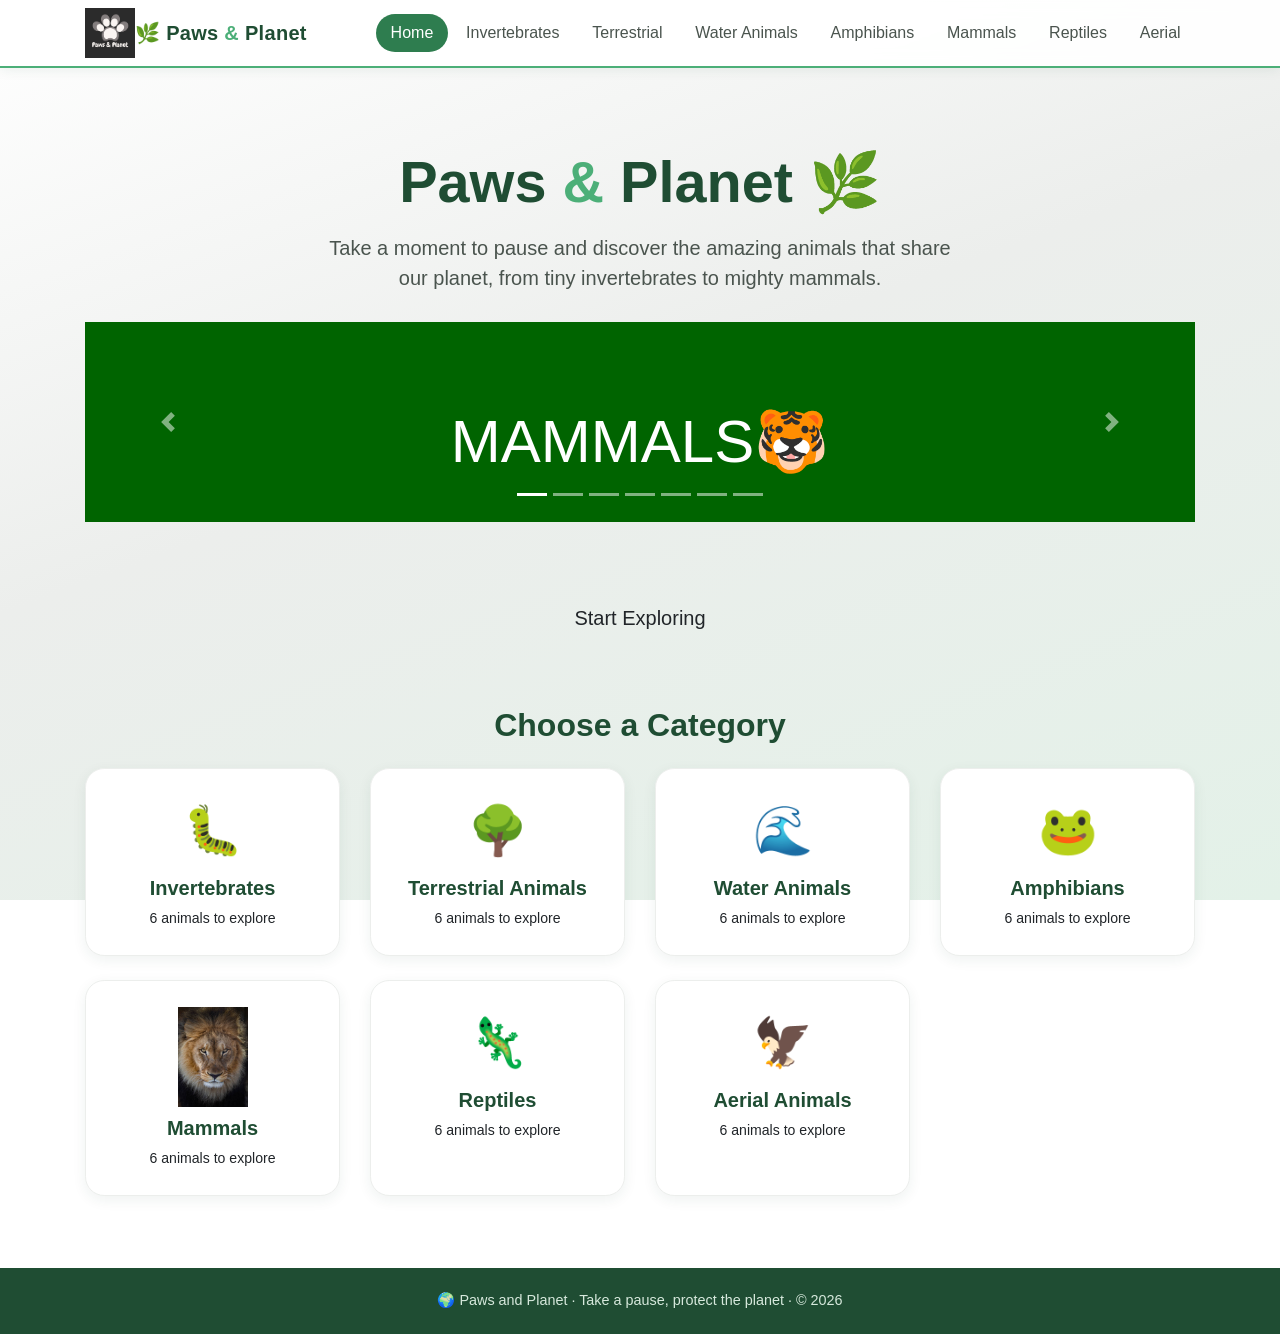
<file: index.html>
<!DOCTYPE html>
<html lang="en">
<head>
  <meta charset="UTF-8">
  <meta name="viewport" content="width=device-width, initial-scale=1">
  <title>Paws and Planet | Explore the Animal Kingdom</title>
  <link href="https://cdn.jsdelivr.net/npm/bootstrap@5.3.3/dist/css/bootstrap.min.css" rel="stylesheet">
  <link href="https://fonts.googleapis.com/css2?family=Poppins:wght@400;500;600;700;800&display=swap" rel="stylesheet">
  <link href="style.css" rel="stylesheet">
  <link rel="stylesheet" href="https://maxcdn.bootstrapcdn.com/bootstrap/4.3.1/css/bootstrap.min.css">
  <style>
    body {
      position: relative;
  
    }
  
    .window {
      height: 200px;
      text-align: center;
      padding-top: 75px;
      font-size: 60px;
      color: white;
    }
  
    .mammals {
      background-color: darkgreen;
    }
  
    .aerial {
      background-color: aqua;
    }
  
    .reptiles {
      background-color: brown;
    }
     .amphibians {
      background-color:coral;
    }
     .invertebrates {
      background-color:fuchsia;
    }
     .terrestrial {
      background-color:darkgoldenrod;
    }
     .water {
      background-color:blue;
    }
  </style>
</head>
<body data-page="home">
  <div id="navbar"></div>

  <main>
    <section class="hero">
      <div class="container">
        <h1>Paws <span>&amp;</span> Planet 🌿</h1>
        <p class="lead">Take a moment to pause and discover the amazing animals that share our planet, from tiny invertebrates to mighty mammals.</p>
        <div class="carousel slide" id="safari" data-ride="carousel">
          <ol class="carousel-indicators">
            <li data-target="#safari" data-slide-to="0" class="active"></li>
            <li data-target="#safari" data-slide-to="1"></li>
            <li data-target="#safari" data-slide-to="2"></li>
            <li data-target="#safari" data-slide-to="3"></li>
            <li data-target="#safari" data-slide-to="4"></li>
            <li data-target="#safari" data-slide-to="5"></li>
            <li data-target="#safari" data-slide-to="6"></li>
          </ol>
          <div class="carousel-inner">
            <div class="carousel-item active window mammals">MAMMALS🐯</div>
            <div class="carousel-item  window reptiles">REPTILES🐍</div>
            <div class="carousel-item  window amphibians">AMPHIBIANS🐸</div>
            <div class="carousel-item  window water">WATER🐟</div>
            <div class="carousel-item  window aerial">AERIAL🦅</div>
            <div class="carousel-item  window invertebrates">INVERTEBRATES🦂</div>
            <div class="carousel-item  window terrestrial">TERRESTRIAL🐈</div>
          </div>
          <a class="carousel-control-prev" href="#safari" data-slide="prev">
            <span class="carousel-control-prev-icon"></span>
          </a>
          <a class="carousel-control-next" href="#safari" data-slide="next">
            <span class="carousel-control-next-icon"></span>
          </a>
        
        </div>
        <BR><br><br>
        <script src="https://code.jquery.com/jquery-3.3.1.slim.min.js"></script>
        
        <script src="https://maxcdn.bootstrapcdn.com/bootstrap/4.3.1/js/bootstrap.min.js"></script>
        <a href="mammals.html" class="btn btn-pp btn-lg ">Start Exploring</a>
      </div>
    </section>

    <section class="container pb-4">
      <h2 class="text-center mb-4" style="color:#1f4d33;font-weight:700;">Choose a Category</h2>
      <div class="row g-4" id="categoryGrid"></div>
    </section>
  </main>

  <div id="footer"></div>

  <script src="https://cdn.jsdelivr.net/npm/bootstrap@5.3.3/dist/js/bootstrap.bundle.min.js"></script>
  <script src="script.js"></script>
</body>
</html>
</file>
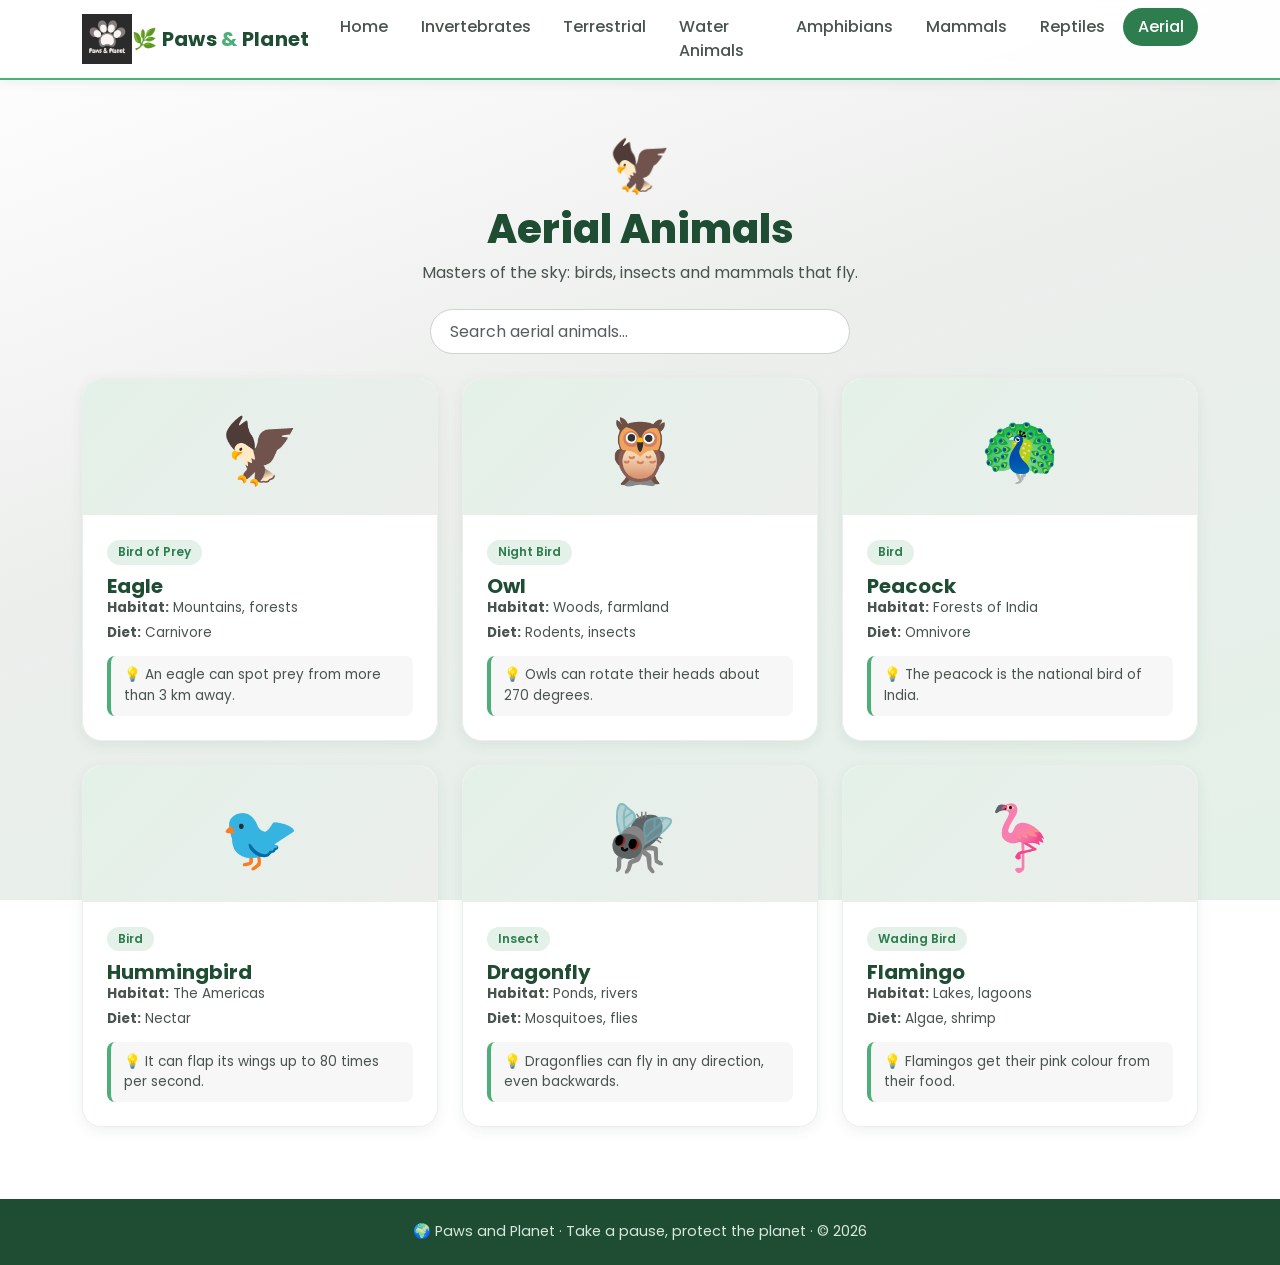
<file: aerial.html>
<!DOCTYPE html>
<html lang="en">
<head>
  <meta charset="UTF-8">
  <meta name="viewport" content="width=device-width, initial-scale=1">
  <title>Paws and Planet</title>
  <link href="https://cdn.jsdelivr.net/npm/bootstrap@5.3.3/dist/css/bootstrap.min.css" rel="stylesheet">
  <link href="https://fonts.googleapis.com/css2?family=Poppins:wght@400;500;600;700;800&display=swap" rel="stylesheet">
  <link href="style.css" rel="stylesheet">
</head>
<body data-page="aerial">
  <div id="navbar"></div>

  <main>
    <div id="page-header"></div>
    <section class="container pb-4">
      <div class="row g-4" id="cards"></div>
      <p id="noResult" class="text-center text-muted mt-4 d-none">No animals match your search.</p>
    </section>
  </main>

  <div id="footer"></div>

  <script src="https://cdn.jsdelivr.net/npm/bootstrap@5.3.3/dist/js/bootstrap.bundle.min.js"></script>
  <script src="script.js"></script>
</body>
</html>
</file>
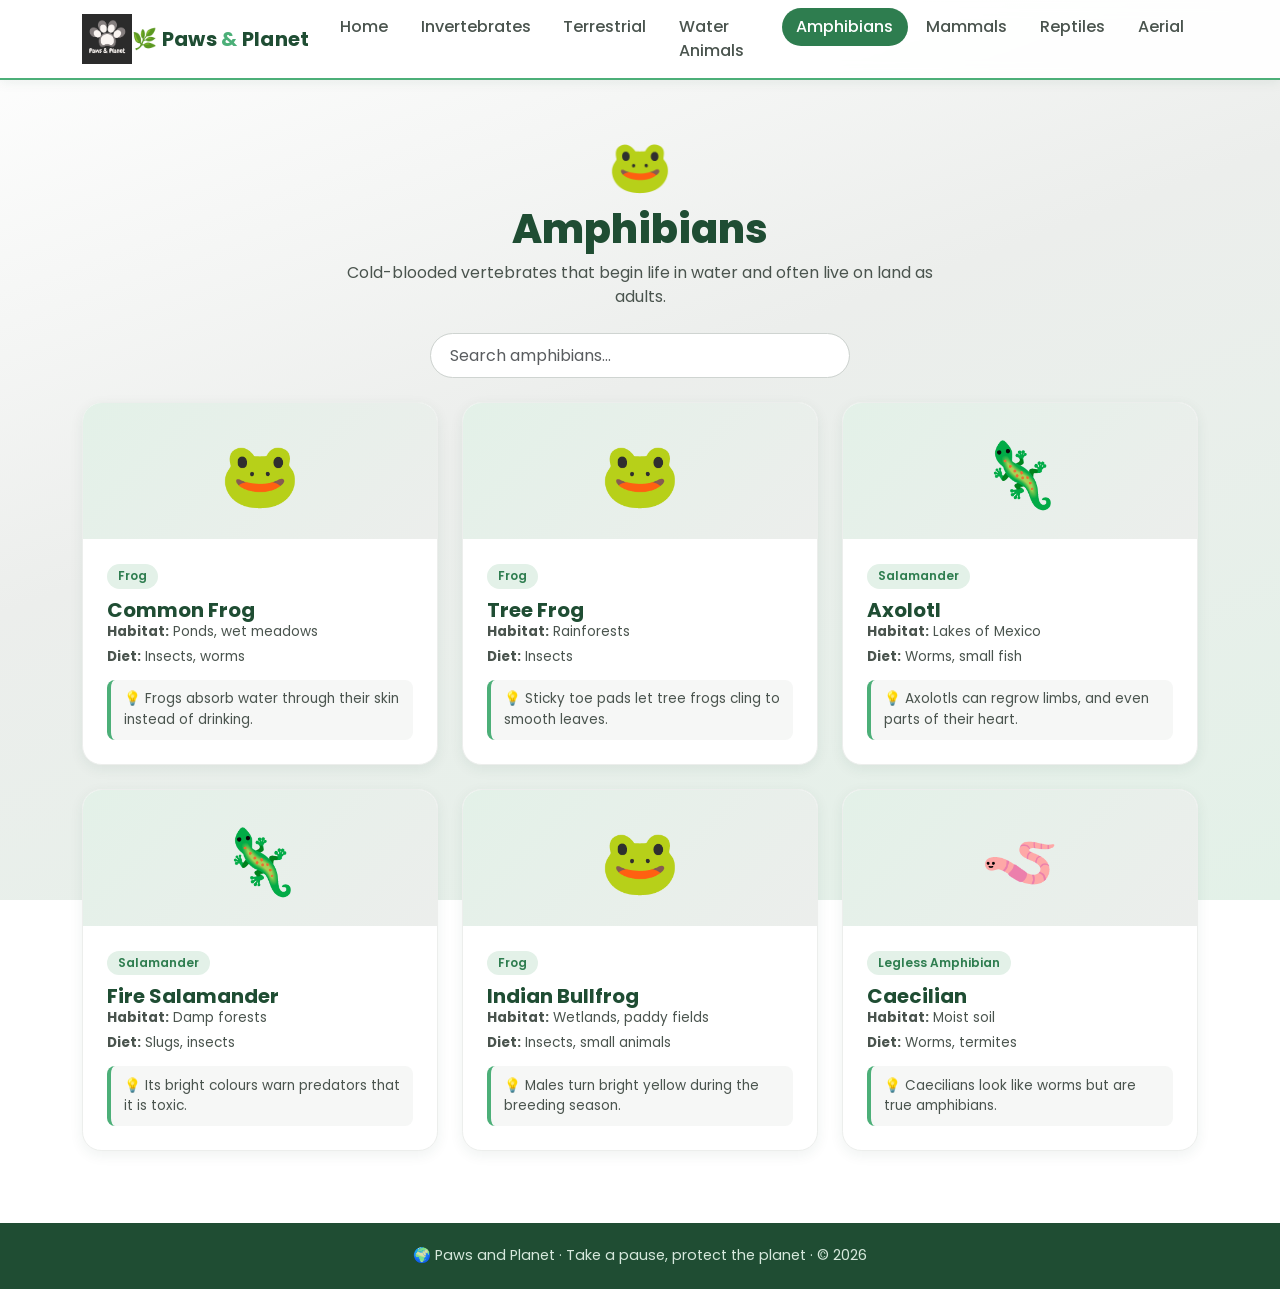
<file: amphibians.html>
<!DOCTYPE html>
<html lang="en">
<head>
  <meta charset="UTF-8">
  <meta name="viewport" content="width=device-width, initial-scale=1">
  <title>Paws and Planet</title>
  <link href="https://cdn.jsdelivr.net/npm/bootstrap@5.3.3/dist/css/bootstrap.min.css" rel="stylesheet">
  <link href="https://fonts.googleapis.com/css2?family=Poppins:wght@400;500;600;700;800&display=swap" rel="stylesheet">
  <link href="style.css" rel="stylesheet">
</head>
<body data-page="amphibians">
  <div id="navbar"></div>

  <main>
    <div id="page-header"></div>
    <section class="container pb-4">
      <div class="row g-4" id="cards"></div>
      <p id="noResult" class="text-center text-muted mt-4 d-none">No animals match your search.</p>
    </section>
  </main>

  <div id="footer"></div>

  <script src="https://cdn.jsdelivr.net/npm/bootstrap@5.3.3/dist/js/bootstrap.bundle.min.js"></script>
  <script src="script.js"></script>
</body>
</html>
</file>
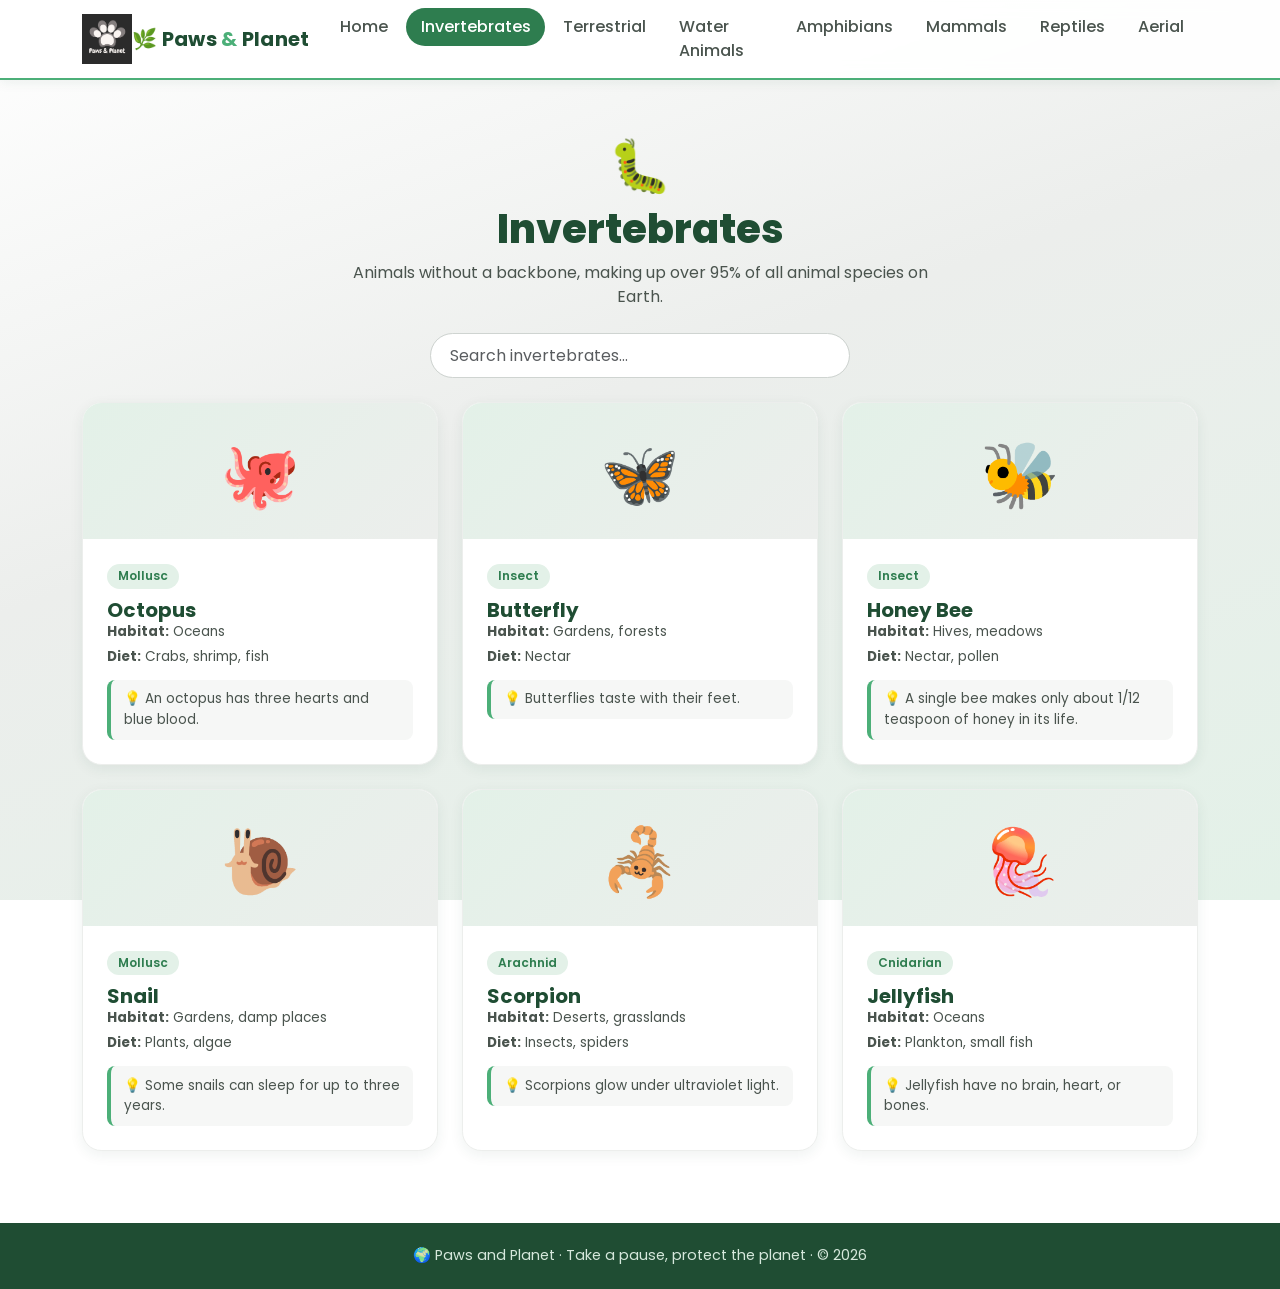
<file: invertebrates.html>
<!DOCTYPE html>
<html lang="en">
<head>
  <meta charset="UTF-8">
  <meta name="viewport" content="width=device-width, initial-scale=1">
  <title>Paws and Planet</title>
  <link href="https://cdn.jsdelivr.net/npm/bootstrap@5.3.3/dist/css/bootstrap.min.css" rel="stylesheet">
  <link href="https://fonts.googleapis.com/css2?family=Poppins:wght@400;500;600;700;800&display=swap" rel="stylesheet">
  <link href="style.css" rel="stylesheet">
</head>
<body data-page="invertebrates">
  <div id="navbar"></div>

  <main>
    <div id="page-header"></div>
    <section class="container pb-4">
      <div class="row g-4" id="cards"></div>
      <p id="noResult" class="text-center text-muted mt-4 d-none">No animals match your search.</p>
    </section>
  </main>

  <div id="footer"></div>

  <script src="https://cdn.jsdelivr.net/npm/bootstrap@5.3.3/dist/js/bootstrap.bundle.min.js"></script>
  <script src="script.js"></script>
</body>
</html>
</file>
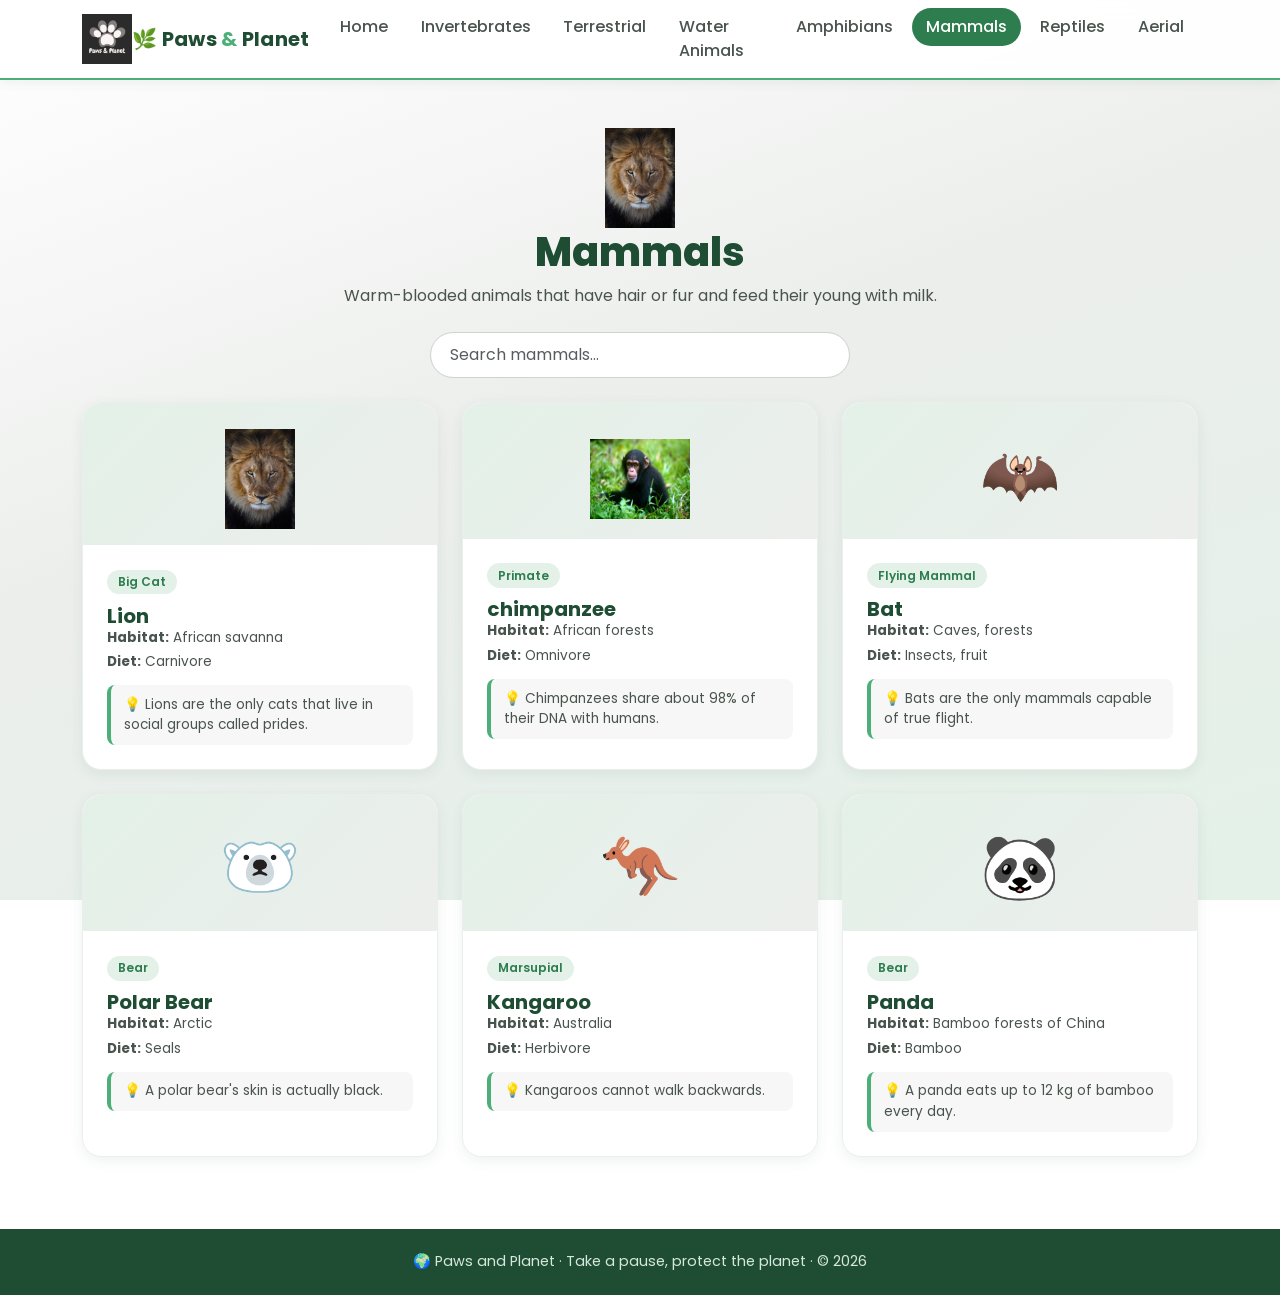
<file: mammals.html>
<!DOCTYPE html>
<html lang="en">
<head>
  <meta charset="UTF-8">
  <meta name="viewport" content="width=device-width, initial-scale=1">
  <title>Paws and Planet</title>
  <link href="https://cdn.jsdelivr.net/npm/bootstrap@5.3.3/dist/css/bootstrap.min.css" rel="stylesheet">
  <link href="https://fonts.googleapis.com/css2?family=Poppins:wght@400;500;600;700;800&display=swap" rel="stylesheet">
  <link href="style.css" rel="stylesheet">
</head>
<body data-page="mammals">
  <div id="navbar"></div>

  <main>
    <div id="page-header"></div>
    <section class="container pb-4">
      <div class="row g-4" id="cards"></div>
      <p id="noResult" class="text-center text-muted mt-4 d-none">No animals match your search.</p>
    </section>
  </main>

  <div id="footer"></div>

  <script src="https://cdn.jsdelivr.net/npm/bootstrap@5.3.3/dist/js/bootstrap.bundle.min.js"></script>
  <script src="script.js"></script>
</body>
</html>
</file>
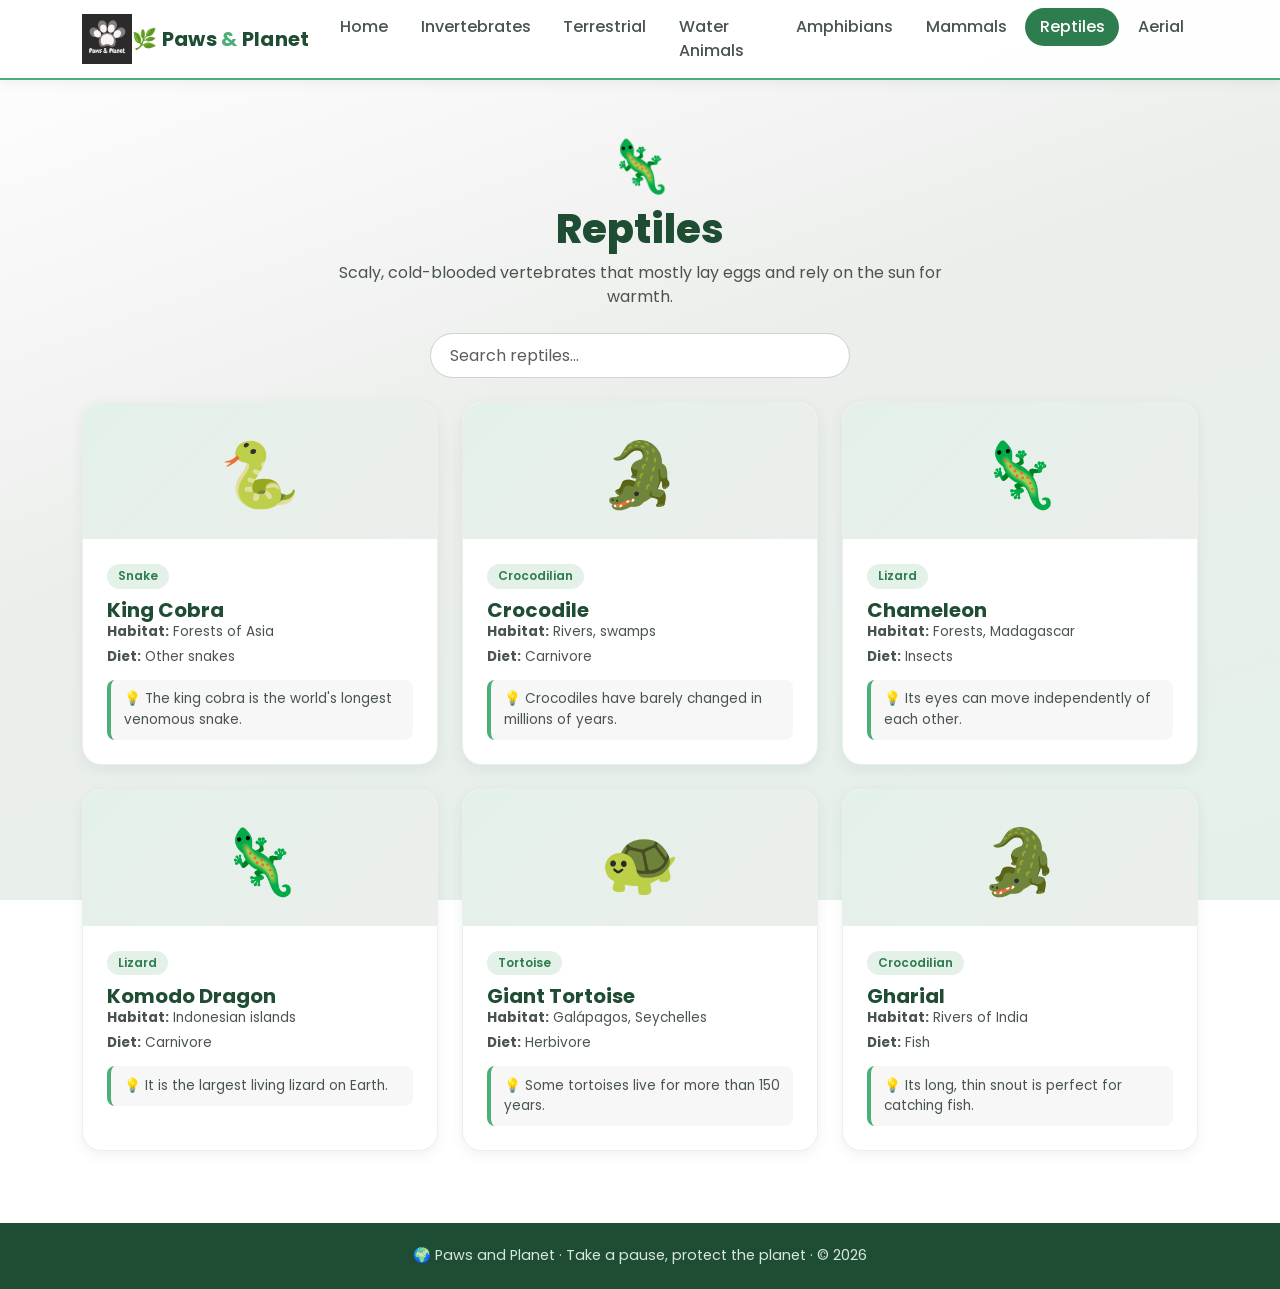
<file: reptiles.html>
<!DOCTYPE html>
<html lang="en">
<head>
  <meta charset="UTF-8">
  <meta name="viewport" content="width=device-width, initial-scale=1">
  <title>Paws and Planet</title>
  <link href="https://cdn.jsdelivr.net/npm/bootstrap@5.3.3/dist/css/bootstrap.min.css" rel="stylesheet">
  <link href="https://fonts.googleapis.com/css2?family=Poppins:wght@400;500;600;700;800&display=swap" rel="stylesheet">
  <link href="style.css" rel="stylesheet">
</head>
<body data-page="reptiles">
  <div id="navbar"></div>

  <main>
    <div id="page-header"></div>
    <section class="container pb-4">
      <div class="row g-4" id="cards"></div>
      <p id="noResult" class="text-center text-muted mt-4 d-none">No animals match your search.</p>
    </section>
  </main>

  <div id="footer"></div>

  <script src="https://cdn.jsdelivr.net/npm/bootstrap@5.3.3/dist/js/bootstrap.bundle.min.js"></script>
  <script src="script.js"></script>
</body>
</html>
</file>
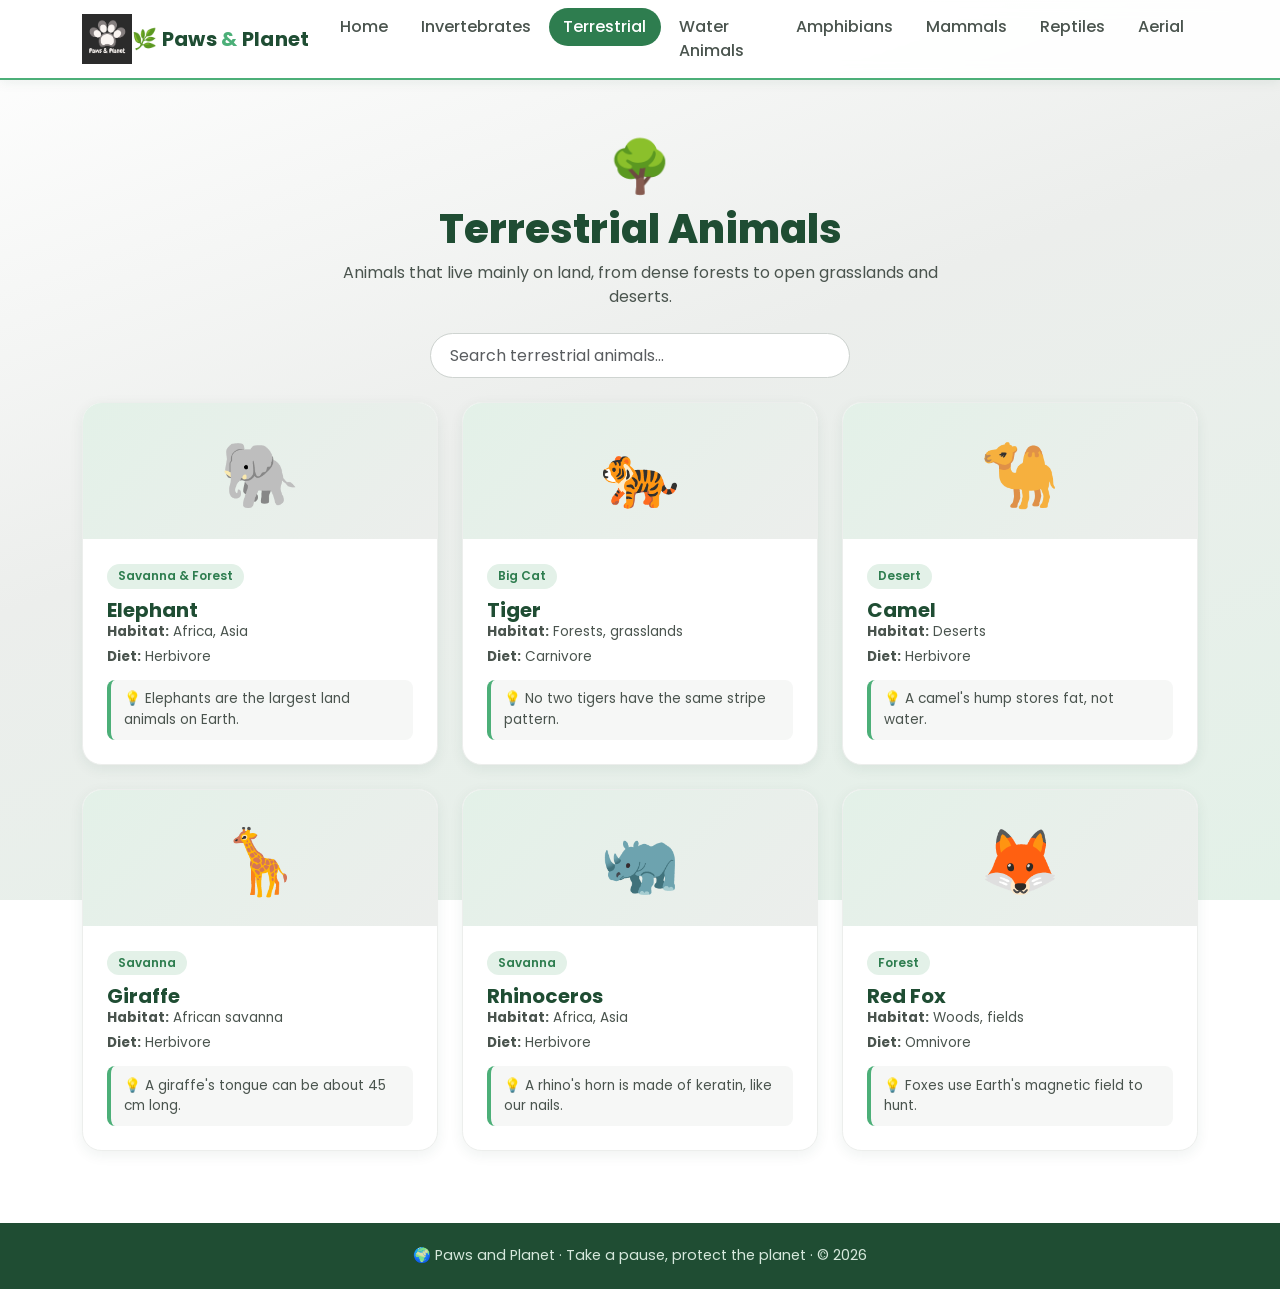
<file: terrestrial.html>
<!DOCTYPE html>
<html lang="en">
<head>
  <meta charset="UTF-8">
  <meta name="viewport" content="width=device-width, initial-scale=1">
  <title>Paws and Planet</title>
  <link href="https://cdn.jsdelivr.net/npm/bootstrap@5.3.3/dist/css/bootstrap.min.css" rel="stylesheet">
  <link href="https://fonts.googleapis.com/css2?family=Poppins:wght@400;500;600;700;800&display=swap" rel="stylesheet">
  <link href="style.css" rel="stylesheet">
</head>
<body data-page="terrestrial">
  <div id="navbar"></div>

  <main>
    <div id="page-header"></div>
    <section class="container pb-4">
      <div class="row g-4" id="cards"></div>
      <p id="noResult" class="text-center text-muted mt-4 d-none">No animals match your search.</p>
    </section>
  </main>

  <div id="footer"></div>

  <script src="https://cdn.jsdelivr.net/npm/bootstrap@5.3.3/dist/js/bootstrap.bundle.min.js"></script>
  <script src="script.js"></script>
</body>
</html>
</file>
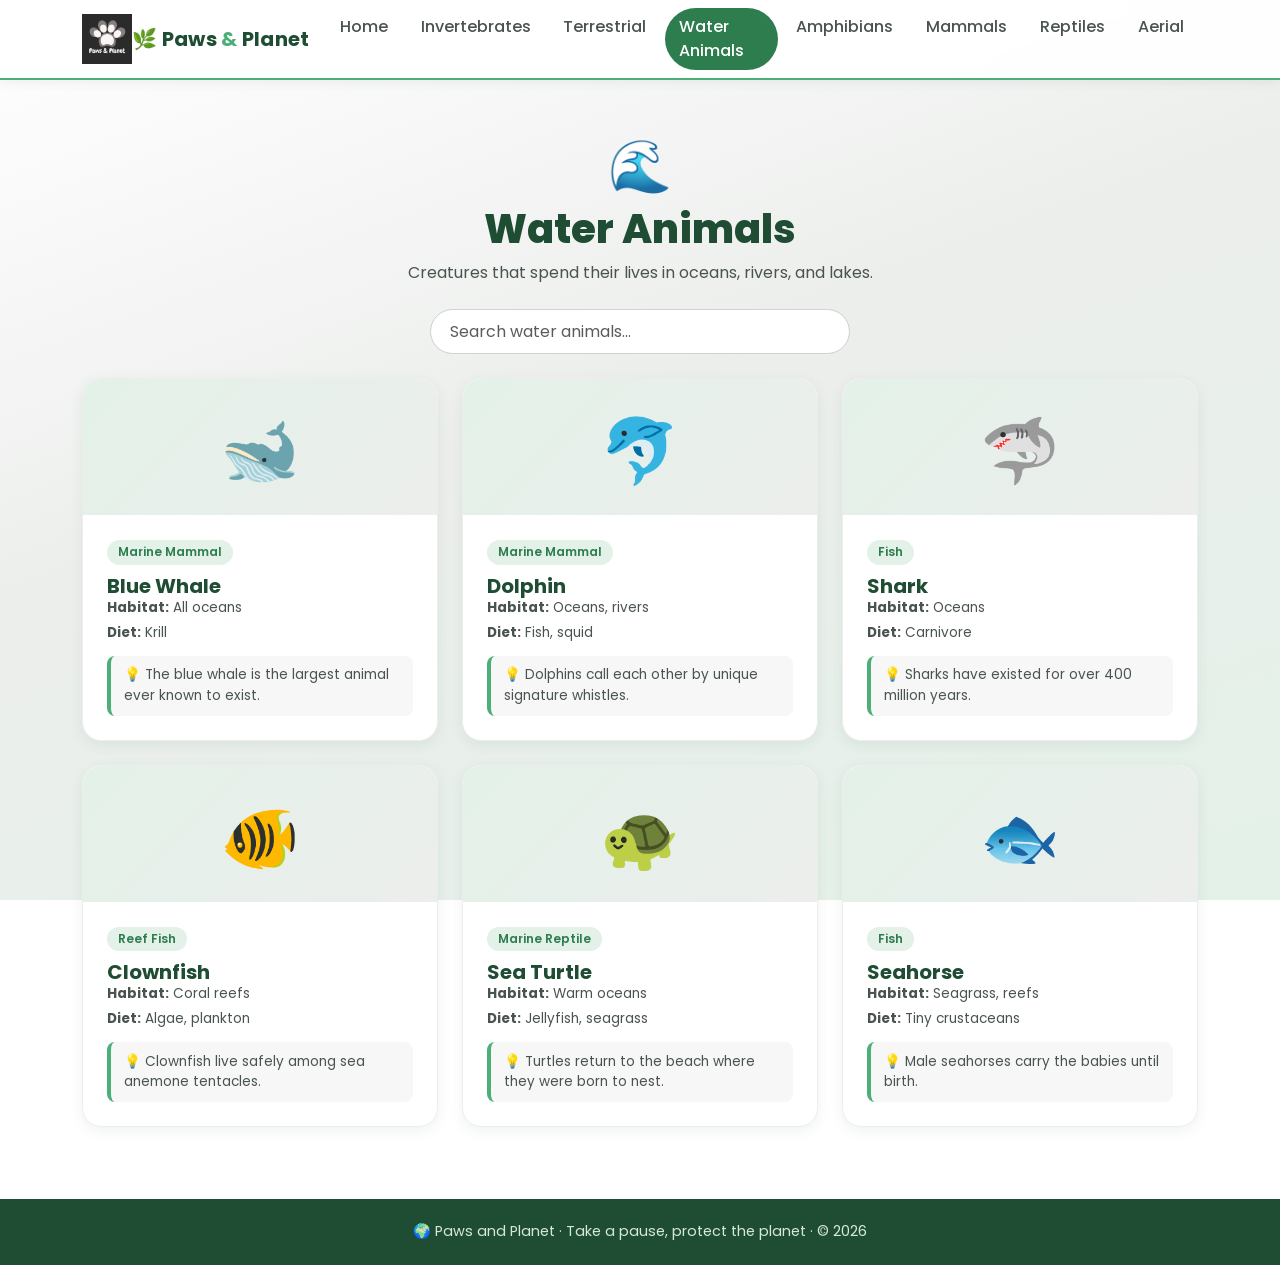
<file: water.html>
<!DOCTYPE html>
<html lang="en">
<head>
  <meta charset="UTF-8">
  <meta name="viewport" content="width=device-width, initial-scale=1">
  <title>Paws and Planet</title>
  <link href="https://cdn.jsdelivr.net/npm/bootstrap@5.3.3/dist/css/bootstrap.min.css" rel="stylesheet">
  <link href="https://fonts.googleapis.com/css2?family=Poppins:wght@400;500;600;700;800&display=swap" rel="stylesheet">
  <link href="style.css" rel="stylesheet">
</head>
<body data-page="water">
  <div id="navbar"></div>

  <main>
    <div id="page-header"></div>
    <section class="container pb-4">
      <div class="row g-4" id="cards"></div>
      <p id="noResult" class="text-center text-muted mt-4 d-none">No animals match your search.</p>
    </section>
  </main>

  <div id="footer"></div>

  <script src="https://cdn.jsdelivr.net/npm/bootstrap@5.3.3/dist/js/bootstrap.bundle.min.js"></script>
  <script src="script.js"></script>
</body>
</html>
</file>
<file: style.css>
/* ===== Pause and Planet – shared styles ===== */
:root {
  --green-900: #1f4d33;
  --green-700: #2e7d4f;
  --green-500: #4caf78;
  --green-100: #e3f1e8;
  --gray-50: #f6f7f6;
  --gray-100: #eceeec;
  --gray-300: #cfd4d1;
  --gray-700: #4a544e;
  --white: #ffffff;
}

body {
  font-family: "Poppins", "Segoe UI", sans-serif;
  color: var(--gray-700);
  background: linear-gradient(160deg, var(--white) 0%, var(--gray-100) 45%, var(--green-100) 100%);
  background-attachment: fixed;
  min-height: 100vh;
  display: flex;
  flex-direction: column;
}
main { flex: 1; }

/* ---------- Navbar ---------- */
.pp-navbar {
  background: rgba(255, 255, 255, 0.92);
  backdrop-filter: blur(8px);
  border-bottom: 2px solid var(--green-500);
  box-shadow: 0 2px 12px rgba(31, 77, 51, 0.08);
}
.pp-navbar .navbar-brand {
  color: var(--green-900);
  font-weight: 700;
  letter-spacing: 0.3px;
}
.pp-navbar .navbar-brand span { color: var(--green-500); }
.pp-navbar .nav-link {
  color: var(--gray-700);
  font-weight: 500;
  border-radius: 999px;
  padding: 0.45rem 0.9rem !important;
  transition: all 0.2s ease;
}
.pp-navbar .nav-link:hover { background: var(--green-100); color: var(--green-700); }
.pp-navbar .nav-link.active { background: var(--green-700); color: var(--white); }

/* ---------- Hero / page headers ---------- */
.hero {
  padding: 5rem 0 4rem;
  text-align: center;
}
.hero h1 { font-weight: 800; color: var(--green-900); font-size: clamp(2.2rem, 5vw, 3.6rem); }
.hero h1 span { color: var(--green-500); }
.hero p.lead { max-width: 640px; margin: 1rem auto 1.8rem; color: var(--gray-700); }
.btn-pp {
  background: var(--green-700);
  color: var(--white);
  border: none;
  border-radius: 999px;
  padding: 0.6rem 1.6rem;
  font-weight: 600;
  transition: all 0.2s ease;
}
.btn-pp:hover { background: var(--green-900); color: var(--white); transform: translateY(-2px); }

.page-header {
  padding: 3rem 0 1.5rem;
  text-align: center;
}
.page-header .badge-icon { font-size: 3.2rem; }
.page-header h1 { font-weight: 800; color: var(--green-900); }
.page-header p { max-width: 620px; margin: 0.5rem auto 0; }

/* ---------- Search ---------- */
.search-box { max-width: 420px; margin: 1.5rem auto 0; }
.search-box input {
  border-radius: 999px;
  border: 1px solid var(--gray-300);
  padding: 0.6rem 1.2rem;
}
.search-box input:focus { border-color: var(--green-500); box-shadow: 0 0 0 0.2rem rgba(76, 175, 120, 0.2); }

/* ---------- Cards ---------- */
.animal-card, .category-card {
  background: var(--white);
  border: 1px solid var(--gray-100);
  border-radius: 1.2rem;
  overflow: hidden;
  height: 100%;
  box-shadow: 0 4px 14px rgba(31, 77, 51, 0.07);
  transition: transform 0.25s ease, box-shadow 0.25s ease;
}
.animal-card:hover, .category-card:hover {
  transform: translateY(-6px);
  box-shadow: 0 12px 28px rgba(31, 77, 51, 0.16);
}
.card-top {
  background: linear-gradient(135deg, var(--green-100), var(--gray-100));
  text-align: center;
  font-size: 4rem;
  padding: 1.5rem 0 1rem;
}
.animal-card .card-title { color: var(--green-900); font-weight: 700; }
.tag {
  display: inline-block;
  background: var(--green-100);
  color: var(--green-700);
  font-size: 0.75rem;
  font-weight: 600;
  padding: 0.2rem 0.7rem;
  border-radius: 999px;
  margin-bottom: 0.6rem;
}
.animal-card .meta { font-size: 0.85rem; color: var(--gray-700); }
.fact-box {
  background: var(--gray-50);
  border-left: 4px solid var(--green-500);
  border-radius: 0.5rem;
  font-size: 0.85rem;
  padding: 0.6rem 0.8rem;
  margin-top: 0.8rem;
}

.category-card { text-decoration: none; color: inherit; display: block; text-align: center; padding: 1.6rem 1rem; }
.category-card .emoji { font-size: 3rem; }
.category-card h5 { color: var(--green-900); font-weight: 700; margin-top: 0.6rem; }
.category-card p { font-size: 0.88rem; margin: 0; }

.fade-in { animation: fadeUp 0.5s ease both; }
@keyframes fadeUp { from { opacity: 0; transform: translateY(14px); } to { opacity: 1; transform: none; } }

/* ---------- Footer ---------- */
.pp-footer {
  background: var(--green-900);
  color: #d6e8dc;
  text-align: center;
  padding: 1.4rem 0;
  margin-top: 3rem;
  font-size: 0.9rem;
}
</file>
